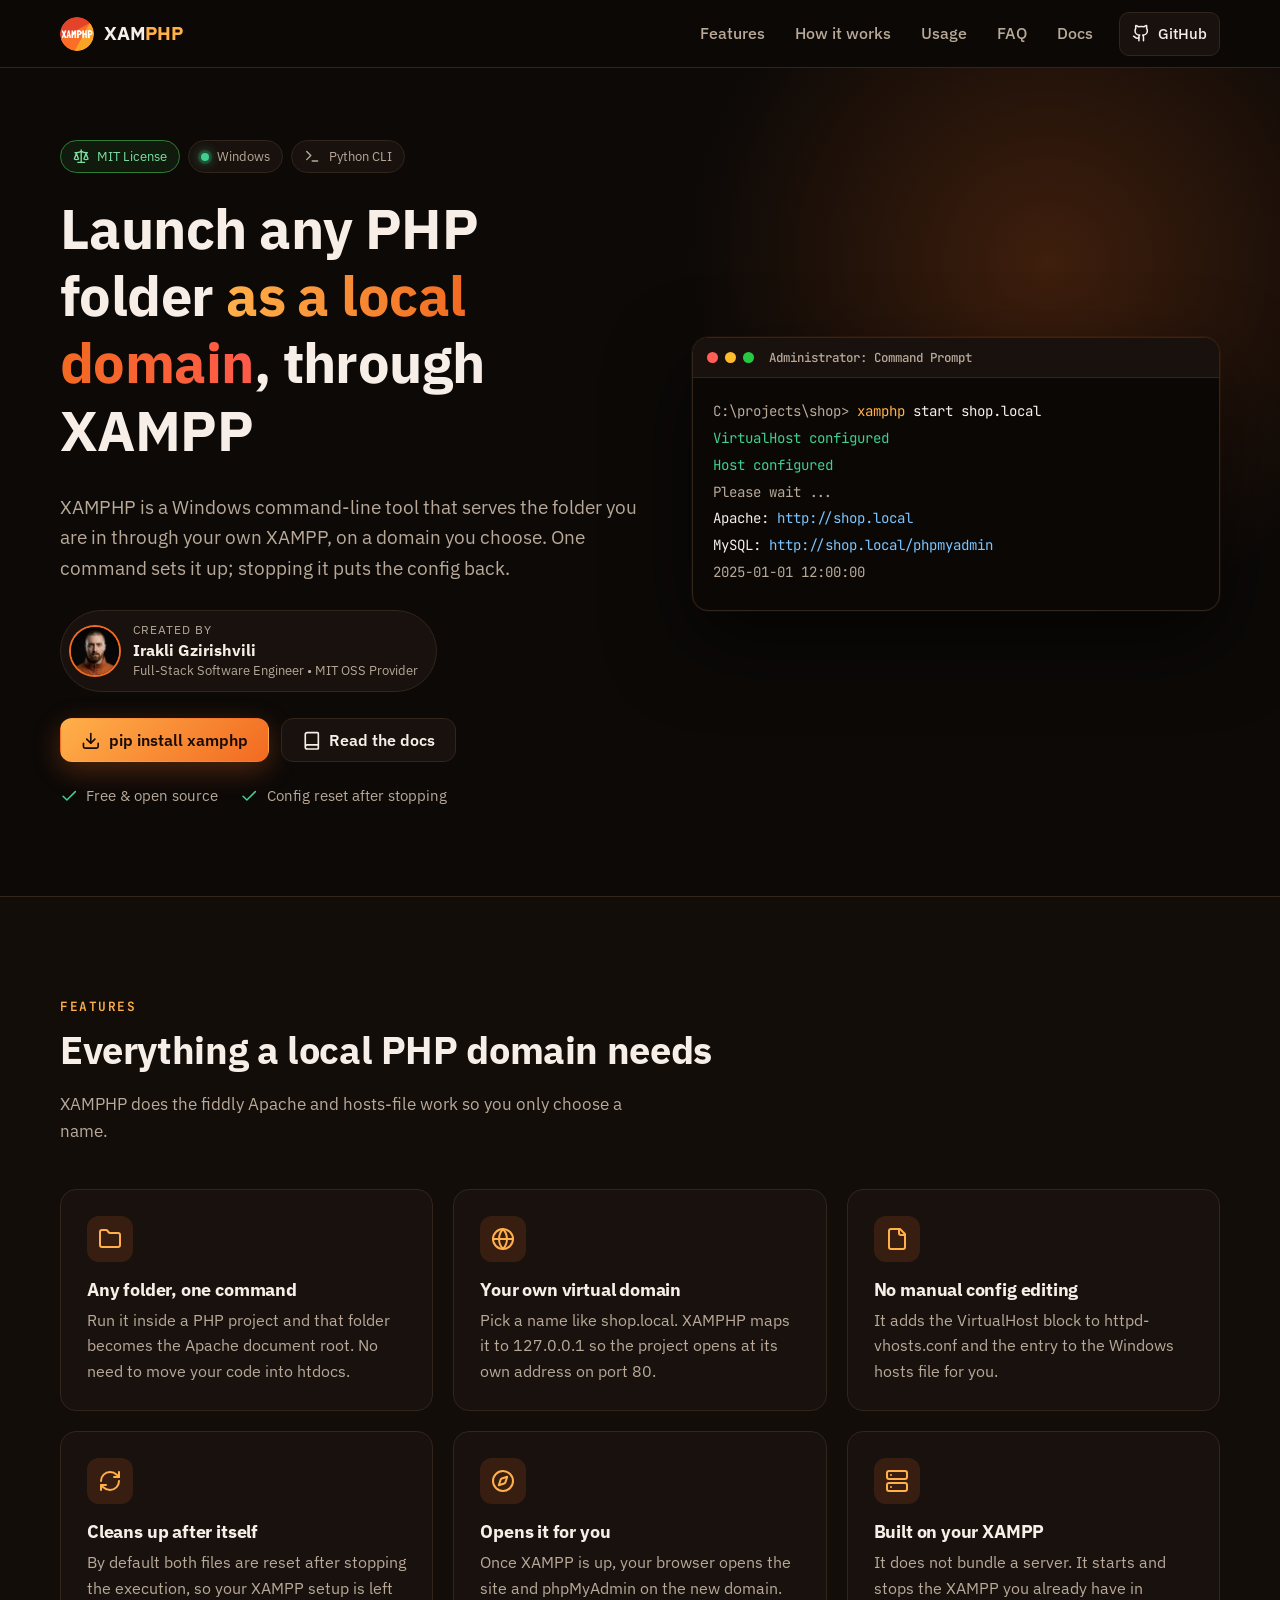
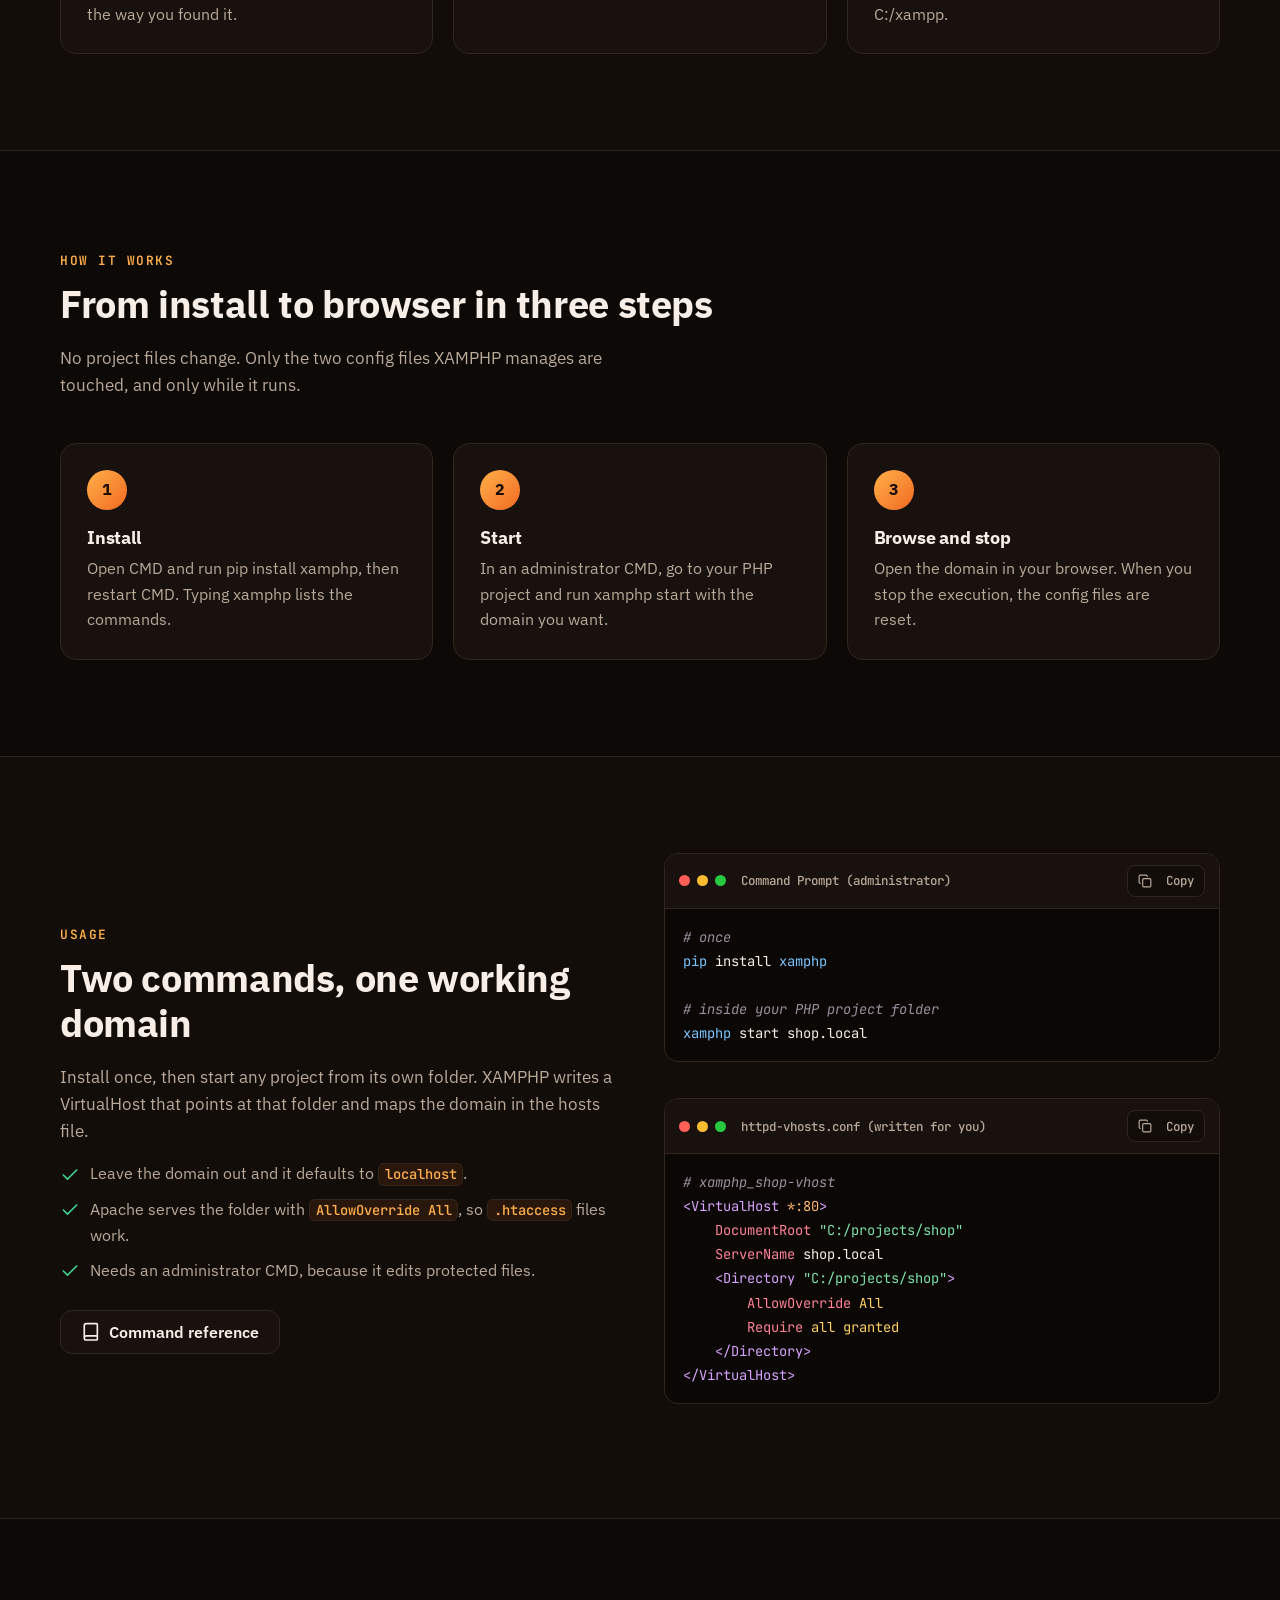
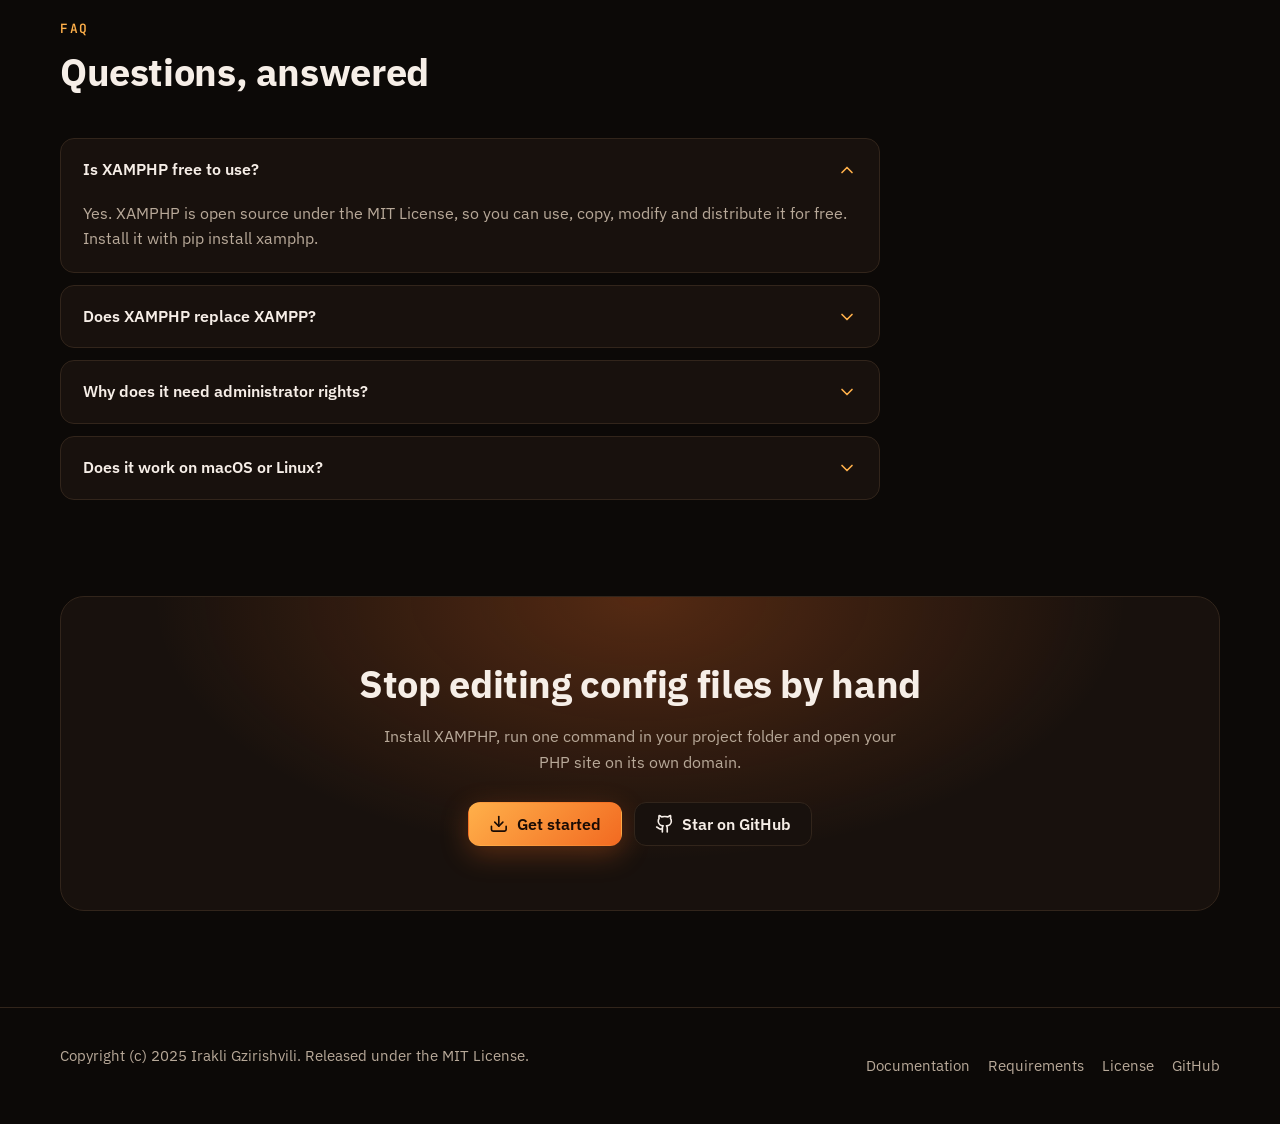
<file: docs/index.html>
<!doctype html>
<html lang="en">
<head>
<meta charset="utf-8">
<meta name="viewport" content="width=device-width, initial-scale=1">
<title>PHP Virtual Host CLI for XAMPP on Windows | XAMPHP</title>
<meta name="description" content="XAMPHP is a free, open-source Windows CLI that launches any PHP project folder through XAMPP on its own virtual local domain. Start it with xamphp start.">
<meta name="keywords" content="XAMPHP, XAMPP, PHP virtual host, local domain, Windows CLI, Apache VirtualHost, hosts file, PHP local development, pip install xamphp, MIT license">
<meta name="author" content="Irakli Gzirishvili">
<meta name="robots" content="index, follow, max-image-preview:large">
<meta name="theme-color" content="#0c0907">
<link rel="canonical" href="https://ig-ongit.github.io/XAMPHP/">
<meta property="og:type" content="website">
<meta property="og:site_name" content="XAMPHP">
<meta property="og:title" content="PHP Virtual Host CLI for XAMPP on Windows | XAMPHP">
<meta property="og:description" content="XAMPHP is a free, open-source Windows CLI that launches any PHP project folder through XAMPP on its own virtual local domain. Start it with xamphp start.">
<meta property="og:url" content="https://ig-ongit.github.io/XAMPHP/">
<meta property="og:image" content="https://ig-ongit.github.io/XAMPHP/assets/github.png">
<meta property="og:image:width" content="1280">
<meta property="og:image:height" content="640">
<meta property="og:image:alt" content="XAMPHP logo with the slogan: Serve any PHP folder on its own domain">
<meta name="twitter:card" content="summary_large_image">
<meta name="twitter:title" content="PHP Virtual Host CLI for XAMPP on Windows | XAMPHP">
<meta name="twitter:description" content="XAMPHP is a free, open-source Windows CLI that launches any PHP project folder through XAMPP on its own virtual local domain. Start it with xamphp start.">
<meta name="twitter:image" content="https://ig-ongit.github.io/XAMPHP/assets/github.png">
<link rel="icon" href="assets/favicon.svg" type="image/svg+xml">
<link rel="preconnect" href="https://fonts.googleapis.com">
<link rel="preconnect" href="https://fonts.gstatic.com" crossorigin>
<link href="https://fonts.googleapis.com/css2?family=IBM+Plex+Sans:wght@400;500;600;700&family=JetBrains+Mono:wght@400;500;700&display=swap" rel="stylesheet">
<link rel="stylesheet" href="assets/style.css">
<script type="application/ld+json">{"@context": "https://schema.org", "@graph": [{"@type": "SoftwareApplication", "name": "XAMPHP", "operatingSystem": "Windows", "applicationCategory": "DeveloperApplication", "description": "XAMPHP is a Python command-line application that launches PHP projects via the XAMPP engine from any location on a Windows machine as a virtual local host.", "url": "https://ig-ongit.github.io/XAMPHP/", "image": "https://ig-ongit.github.io/XAMPHP/assets/github.png", "downloadUrl": "https://pypi.org/project/xamphp/", "license": "https://github.com/IG-onGit/XAMPHP/blob/main/LICENSE", "offers": {"@type": "Offer", "price": "0", "priceCurrency": "USD"}, "author": {"@type": "Person", "name": "Irakli Gzirishvili", "url": "https://github.com/IG-onGit"}}, {"@type": "FAQPage", "mainEntity": [{"@type": "Question", "name": "Is XAMPHP free to use?", "acceptedAnswer": {"@type": "Answer", "text": "Yes. XAMPHP is open source under the MIT License, so you can use, copy, modify and distribute it for free. Install it with pip install xamphp."}}, {"@type": "Question", "name": "Does XAMPHP replace XAMPP?", "acceptedAnswer": {"@type": "Answer", "text": "No. XAMPHP drives your existing XAMPP installation. It expects XAMPP in C:/xampp and starts and stops it for you, so XAMPP must already be installed."}}, {"@type": "Question", "name": "Why does it need administrator rights?", "acceptedAnswer": {"@type": "Answer", "text": "To create the virtual domain it edits two protected files: XAMPP's httpd-vhosts.conf and the Windows hosts file. Run your CMD as an administrator before using XAMPHP."}}, {"@type": "Question", "name": "Does it work on macOS or Linux?", "acceptedAnswer": {"@type": "Answer", "text": "Not at the moment. XAMPHP is currently available only for Windows and exits with a message on other systems."}}]}]}</script>
<script src="assets/main.js" defer></script>
<meta name="google-site-verification" content="KW_FPvh6H9w-IPBSeRbdajFq0owdg60dTdN3nYFQ4sA" />
</head>
<body>
<a class="skip" href="#main">Skip to content</a>
<svg width="0" height="0" style="position:absolute" aria-hidden="true" focusable="false"><defs><symbol id="i-menu" viewBox="0 0 24 24"><path d="M4 6h16M4 12h16M4 18h16"/></symbol><symbol id="i-x" viewBox="0 0 24 24"><path d="M18 6 6 18M6 6l12 12"/></symbol><symbol id="i-chevron" viewBox="0 0 24 24"><path d="m6 9 6 6 6-6"/></symbol><symbol id="i-arrow" viewBox="0 0 24 24"><path d="M5 12h14M12 5l7 7-7 7"/></symbol><symbol id="i-arrow-left" viewBox="0 0 24 24"><path d="M19 12H5M12 19l-7-7 7-7"/></symbol><symbol id="i-check" viewBox="0 0 24 24"><path d="M20 6 9 17l-5-5"/></symbol><symbol id="i-copy" viewBox="0 0 24 24"><rect width="14" height="14" x="8" y="8" rx="2"/><path d="M4 16c-1.1 0-2-.9-2-2V4c0-1.1.9-2 2-2h10c1.1 0 2 .9 2 2"/></symbol><symbol id="i-folder" viewBox="0 0 24 24"><path d="M20 20a2 2 0 0 0 2-2V8a2 2 0 0 0-2-2h-7.9a2 2 0 0 1-1.69-.9L9.6 3.9A2 2 0 0 0 7.93 3H4a2 2 0 0 0-2 2v13a2 2 0 0 0 2 2Z"/></symbol><symbol id="i-globe" viewBox="0 0 24 24"><circle cx="12" cy="12" r="10"/><path d="M2 12h20"/><path d="M12 2a15.3 15.3 0 0 1 4 10 15.3 15.3 0 0 1-4 10 15.3 15.3 0 0 1-4-10 15.3 15.3 0 0 1 4-10z"/></symbol><symbol id="i-terminal" viewBox="0 0 24 24"><path d="m4 17 6-6-6-6"/><path d="M12 19h8"/></symbol><symbol id="i-refresh" viewBox="0 0 24 24"><path d="M3 12a9 9 0 0 1 9-9 9.75 9.75 0 0 1 6.74 2.74L21 8"/><path d="M21 3v5h-5"/><path d="M21 12a9 9 0 0 1-9 9 9.75 9.75 0 0 1-6.74-2.74L3 16"/><path d="M8 16H3v5"/></symbol><symbol id="i-shield" viewBox="0 0 24 24"><path d="M20 13c0 5-3.5 7.5-7.66 8.95a1 1 0 0 1-.67-.01C7.5 20.5 4 18 4 13V6a1 1 0 0 1 1-1c2 0 4.5-1.2 6.24-2.72a1.17 1.17 0 0 1 1.52 0C14.51 3.81 17 5 19 5a1 1 0 0 1 1 1z"/></symbol><symbol id="i-server" viewBox="0 0 24 24"><rect width="20" height="8" x="2" y="2" rx="2"/><rect width="20" height="8" x="2" y="14" rx="2"/><path d="M6 6h.01M6 18h.01"/></symbol><symbol id="i-cpu" viewBox="0 0 24 24"><rect width="16" height="16" x="4" y="4" rx="2"/><rect width="6" height="6" x="9" y="9" rx="1"/><path d="M15 2v2M15 20v2M2 15h2M2 9h2M20 15h2M20 9h2M9 2v2M9 20v2"/></symbol><symbol id="i-github" viewBox="0 0 24 24"><path d="M15 22v-4a4.8 4.8 0 0 0-1-3.5c3 0 6-2 6-5.5.08-1.25-.27-2.48-1-3.5.28-1.15.28-2.35 0-3.5 0 0-1 0-3 1.5-2.64-.5-5.36-.5-8 0C6 2 5 2 5 2c-.3 1.15-.3 2.35 0 3.5A5.4 5.4 0 0 0 4 9c0 3.5 3 5.5 6 5.5-.39.49-.68 1.05-.85 1.65S8.93 17.38 9 18v4"/><path d="M9 18c-4.51 2-5-2-7-2"/></symbol><symbol id="i-book" viewBox="0 0 24 24"><path d="M4 19.5v-15A2.5 2.5 0 0 1 6.5 2H19a1 1 0 0 1 1 1v18a1 1 0 0 1-1 1H6.5a1 1 0 0 1 0-5H20"/></symbol><symbol id="i-download" viewBox="0 0 24 24"><path d="M21 15v4a2 2 0 0 1-2 2H5a2 2 0 0 1-2-2v-4"/><path d="m7 10 5 5 5-5"/><path d="M12 15V3"/></symbol><symbol id="i-user" viewBox="0 0 24 24"><path d="M19 21v-2a4 4 0 0 0-4-4H9a4 4 0 0 0-4 4v2"/><circle cx="12" cy="7" r="4"/></symbol><symbol id="i-scale" viewBox="0 0 24 24"><path d="m16 16 3-8 3 8c-.87.65-1.92 1-3 1s-2.13-.35-3-1Z"/><path d="m2 16 3-8 3 8c-.87.65-1.92 1-3 1s-2.13-.35-3-1Z"/><path d="M7 21h10"/><path d="M12 3v18"/><path d="M3 7h2c2 0 5-1 7-2 2 1 5 2 7 2h2"/></symbol><symbol id="i-compass" viewBox="0 0 24 24"><circle cx="12" cy="12" r="10"/><path d="m16.24 7.76-1.804 5.411a2 2 0 0 1-1.265 1.265L7.76 16.24l1.804-5.411a2 2 0 0 1 1.265-1.265z"/></symbol><symbol id="i-file" viewBox="0 0 24 24"><path d="M15 2H6a2 2 0 0 0-2 2v16a2 2 0 0 0 2 2h12a2 2 0 0 0 2-2V7Z"/><path d="M14 2v4a2 2 0 0 0 2 2h4"/></symbol><symbol id="i-linkedin" viewBox="0 0 24 24"><path d="M16 8a6 6 0 0 1 6 6v7h-4v-7a2 2 0 0 0-2-2 2 2 0 0 0-2 2v7h-4v-7a6 6 0 0 1 6-6z"/><rect width="4" height="12" x="2" y="9"/><circle cx="4" cy="4" r="2"/></symbol><symbol id="i-twitter-x" viewBox="0 0 24 24"><path d="M4 4l16 16M20 4 4 20"/></symbol><symbol id="i-home" viewBox="0 0 24 24"><path d="m3 9 9-7 9 7v11a2 2 0 0 1-2 2H5a2 2 0 0 1-2-2z"/><path d="M9 22V12h6v10"/></symbol><symbol id="i-lock" viewBox="0 0 24 24"><rect width="18" height="11" x="3" y="11" rx="2"/><path d="M7 11V7a5 5 0 0 1 10 0v4"/></symbol><symbol id="i-info" viewBox="0 0 24 24"><circle cx="12" cy="12" r="10"/><path d="M12 16v-4M12 8h.01"/></symbol><symbol id="i-alert" viewBox="0 0 24 24"><path d="m21.73 18-8-14a2 2 0 0 0-3.48 0l-8 14A2 2 0 0 0 4 21h16a2 2 0 0 0 1.73-3"/><path d="M12 9v4M12 17h.01"/></symbol></defs></svg>
<header class="site-header">
  <div class="container">
    <a class="brand" href="./" aria-label="XAMPHP home"><img src="assets/logo.svg" width="34" height="34" alt=""><strong>XAM<span>PHP</span></strong></a>
    <nav class="nav" id="site-nav" aria-label="Main">
      <a href="#features">Features</a>
      <a href="#how">How it works</a>
      <a href="#usage">Usage</a>
      <a href="#faq">FAQ</a>
      <a href="docs/">Docs</a>
      <a class="btn btn-ghost btn-sm" href="https://github.com/IG-onGit/XAMPHP" rel="noopener"><svg class="icon " aria-hidden="true"><use href="#i-github"/></svg> GitHub</a>
    </nav>
    <button class="burger" type="button" aria-label="Open menu" aria-expanded="false" aria-controls="site-nav"><svg class="icon i-menu" aria-hidden="true"><use href="#i-menu"/></svg><svg class="icon i-x" aria-hidden="true"><use href="#i-x"/></svg></button>
  </div>
</header>
<main id="main">
<section class="hero">
  <div class="container hero-grid">
    <div>
      <div class="badges">
        <span class="badge mit"><svg class="icon " aria-hidden="true"><use href="#i-scale"/></svg> MIT License</span>
        <span class="badge"><span class="dot"></span> Windows</span>
        <span class="badge"><svg class="icon " aria-hidden="true"><use href="#i-terminal"/></svg> Python CLI</span>
      </div>
      <h1>Launch any PHP folder <span class="grad">as a local domain</span>, through XAMPP</h1>
      <p class="lead">XAMPHP is a Windows command-line tool that serves the folder you are in through your own XAMPP, on a domain you choose. One command sets it up; stopping it puts the config back.</p>
      <a class="author-pill" href="docs/#author">
        <img src="assets/Irakli%20Gzirishvili.png" width="48" height="48" alt="Portrait of Irakli Gzirishvili">
        <span><small>Created by</small><strong>Irakli Gzirishvili</strong><em>Full-Stack Software Engineer • MIT OSS Provider</em></span>
      </a>
      <div class="cta-row">
        <a class="btn btn-primary" href="docs/#installation"><svg class="icon " aria-hidden="true"><use href="#i-download"/></svg> pip install xamphp</a>
        <a class="btn btn-ghost" href="docs/"><svg class="icon " aria-hidden="true"><use href="#i-book"/></svg> Read the docs</a>
      </div>
      <ul class="trust">
        <li><svg class="icon " aria-hidden="true"><use href="#i-check"/></svg> Free &amp; open source</li>
        <li><svg class="icon " aria-hidden="true"><use href="#i-check"/></svg> Config reset after stopping</li>
      </ul>
    </div>
    <div class="mock-enter" aria-hidden="true">
      <div class="term">
        <div class="term-bar"><i></i><i></i><i></i><span>Administrator: Command Prompt</span></div>
        <div class="term-body">
          <span class="l"><span class="t-m">C:\projects\shop&gt;</span> <span class="t-c">xamphp</span> start shop.local</span>
          <span class="l"><span class="t-ok">VirtualHost configured</span></span>
          <span class="l"><span class="t-ok">Host configured</span></span>
          <span class="l"><span class="t-m">Please wait ...</span></span>
          <span class="l">Apache: <span class="t-p">http://shop.local</span></span>
          <span class="l">MySQL: <span class="t-p">http://shop.local/phpmyadmin</span></span>
          <span class="l"><span class="t-m">2025-01-01 12:00:00</span></span>
        </div>
      </div>
    </div>
  </div>
</section>

<section class="block alt" id="features">
  <div class="container">
    <div class="head"><span class="eyebrow">Features</span><h2>Everything a local PHP domain needs</h2>
    <p class="intro">XAMPHP does the fiddly Apache and hosts-file work so you only choose a name.</p></div>
    <div class="grid grid-3">
      <article class="card"><div class="tile"><svg class="icon " aria-hidden="true"><use href="#i-folder"/></svg></div><h3>Any folder, one command</h3><p>Run it inside a PHP project and that folder becomes the Apache document root. No need to move your code into htdocs.</p></article>
      <article class="card"><div class="tile"><svg class="icon " aria-hidden="true"><use href="#i-globe"/></svg></div><h3>Your own virtual domain</h3><p>Pick a name like shop.local. XAMPHP maps it to 127.0.0.1 so the project opens at its own address on port 80.</p></article>
      <article class="card"><div class="tile"><svg class="icon " aria-hidden="true"><use href="#i-file"/></svg></div><h3>No manual config editing</h3><p>It adds the VirtualHost block to httpd-vhosts.conf and the entry to the Windows hosts file for you.</p></article>
      <article class="card"><div class="tile"><svg class="icon " aria-hidden="true"><use href="#i-refresh"/></svg></div><h3>Cleans up after itself</h3><p>By default both files are reset after stopping the execution, so your XAMPP setup is left the way you found it.</p></article>
      <article class="card"><div class="tile"><svg class="icon " aria-hidden="true"><use href="#i-compass"/></svg></div><h3>Opens it for you</h3><p>Once XAMPP is up, your browser opens the site and phpMyAdmin on the new domain.</p></article>
      <article class="card"><div class="tile"><svg class="icon " aria-hidden="true"><use href="#i-server"/></svg></div><h3>Built on your XAMPP</h3><p>It does not bundle a server. It starts and stops the XAMPP you already have in C:/xampp.</p></article>
    </div>
  </div>
</section>

<section class="block" id="how">
  <div class="container">
    <div class="head"><span class="eyebrow">How it works</span><h2>From install to browser in three steps</h2>
    <p class="intro">No project files change. Only the two config files XAMPHP manages are touched, and only while it runs.</p></div>
    <ol class="steps">
      <li><h3>Install</h3><p>Open CMD and run pip install xamphp, then restart CMD. Typing xamphp lists the commands.</p></li>
      <li><h3>Start</h3><p>In an administrator CMD, go to your PHP project and run xamphp start with the domain you want.</p></li>
      <li><h3>Browse and stop</h3><p>Open the domain in your browser. When you stop the execution, the config files are reset.</p></li>
    </ol>
  </div>
</section>

<section class="block alt" id="usage">
  <div class="container split">
    <div>
      <span class="eyebrow">Usage</span>
      <h2>Two commands, one working domain</h2>
      <p class="intro">Install once, then start any project from its own folder. XAMPHP writes a VirtualHost that points at that folder and maps the domain in the hosts file.</p>
      <ul class="checks">
        <li><svg class="icon " aria-hidden="true"><use href="#i-check"/></svg><span>Leave the domain out and it defaults to <code>localhost</code>.</span></li>
        <li><svg class="icon " aria-hidden="true"><use href="#i-check"/></svg><span>Apache serves the folder with <code>AllowOverride All</code>, so <code>.htaccess</code> files work.</span></li>
        <li><svg class="icon " aria-hidden="true"><use href="#i-check"/></svg><span>Needs an administrator CMD, because it edits protected files.</span></li>
      </ul>
      <a class="btn btn-ghost" href="docs/#commands"><svg class="icon " aria-hidden="true"><use href="#i-book"/></svg> Command reference</a>
    </div>
    <div class="stack">
      <pre><code data-lang="bash" data-title="Command Prompt (administrator)"># once
pip install xamphp

# inside your PHP project folder
xamphp start shop.local</code></pre>
      <pre><code data-lang="apache" data-title="httpd-vhosts.conf (written for you)"># xamphp_shop-vhost
&lt;VirtualHost *:80&gt;
    DocumentRoot &quot;C:/projects/shop&quot;
    ServerName shop.local
    &lt;Directory &quot;C:/projects/shop&quot;&gt;
        AllowOverride All
        Require all granted
    &lt;/Directory&gt;
&lt;/VirtualHost&gt;</code></pre>
    </div>
  </div>
</section>

<section class="block" id="faq">
  <div class="container">
    <div class="head"><span class="eyebrow">FAQ</span><h2>Questions, answered</h2></div>
    <div class="faq">
      <details open><summary>Is XAMPHP free to use?<svg class="icon " aria-hidden="true"><use href="#i-chevron"/></svg></summary><p>Yes. XAMPHP is open source under the MIT License, so you can use, copy, modify and distribute it for free. Install it with pip install xamphp.</p></details>
      <details><summary>Does XAMPHP replace XAMPP?<svg class="icon " aria-hidden="true"><use href="#i-chevron"/></svg></summary><p>No. XAMPHP drives your existing XAMPP installation. It expects XAMPP in C:/xampp and starts and stops it for you, so XAMPP must already be installed.</p></details>
      <details><summary>Why does it need administrator rights?<svg class="icon " aria-hidden="true"><use href="#i-chevron"/></svg></summary><p>To create the virtual domain it edits two protected files: XAMPP&#x27;s httpd-vhosts.conf and the Windows hosts file. Run your CMD as an administrator before using XAMPHP.</p></details>
      <details><summary>Does it work on macOS or Linux?<svg class="icon " aria-hidden="true"><use href="#i-chevron"/></svg></summary><p>Not at the moment. XAMPHP is currently available only for Windows and exits with a message on other systems.</p></details>
    </div>
  </div>
</section>

<section class="block" style="padding-top:0">
  <div class="container">
    <div class="cta-band">
      <h2>Stop editing config files by hand</h2>
      <p>Install XAMPHP, run one command in your project folder and open your PHP site on its own domain.</p>
      <div class="cta-row">
        <a class="btn btn-primary" href="docs/#installation"><svg class="icon " aria-hidden="true"><use href="#i-download"/></svg> Get started</a>
        <a class="btn btn-ghost" href="https://github.com/IG-onGit/XAMPHP" rel="noopener"><svg class="icon " aria-hidden="true"><use href="#i-github"/></svg> Star on GitHub</a>
      </div>
    </div>
  </div>
</section>
</main>
<footer class="site-footer">
  <div class="container">
    <p>Copyright (c) 2025 Irakli Gzirishvili. Released under the MIT License.</p>
    <nav aria-label="Footer">
      <a href="docs/">Documentation</a>
      <a href="docs/#requirements">Requirements</a>
      <a href="docs/#license">License</a>
      <a href="https://github.com/IG-onGit/XAMPHP" rel="noopener">GitHub</a>
    </nav>
  </div>
</footer>
</body>
</html>
</file>
<file: docs/assets/style.css>
/* XAMPHP site styles. Tokens first; never hard-code colours in components. */
:root{
  --bg:#0c0907;--bg-2:#130d0a;--surface:#18110d;--surface-2:#211711;--border:#32251b;
  --text:#f6eee7;--muted:#b8a999;
  --primary:#f26a21;--primary-strong:#d9431f;--primary-soft:#ffb04a;
  --accent:#3fcf8e;--warn:#ffb020;--code-bg:#0a0705;
  --tok-comment:#9c8e9f;--tok-string:#7ee2a8;--tok-number:#ffb86b;--tok-keyword:#ff8394;
  --tok-func:#7cc4ff;--tok-prop:#5fe0d0;--tok-flag:#ffd166;--tok-punct:#a89c92;--tok-type:#d6a4ff;
  --radius:16px;--header-h:68px;
  --font:"IBM Plex Sans",system-ui,-apple-system,"Segoe UI",Roboto,Arial,sans-serif;
  --mono:"JetBrains Mono",ui-monospace,SFMono-Regular,Consolas,"Courier New",monospace;
  color-scheme:dark;
}
*,*::before,*::after{box-sizing:border-box}
html{scroll-behavior:smooth;scroll-padding-top:calc(var(--header-h) + 16px);-webkit-text-size-adjust:100%}
body{margin:0;background:var(--bg);color:var(--text);font:400 16px/1.6 var(--font);overflow-x:hidden}
img,svg{max-width:100%}
a{color:var(--primary-soft);text-decoration:none}
a:hover{text-decoration:underline}
h1,h2,h3,h4{line-height:1.2;margin:0 0 .5em;font-weight:700;letter-spacing:-.01em}
h1{font-size:clamp(2.1rem,5vw,3.5rem)}
h2{font-size:clamp(1.6rem,3.4vw,2.35rem)}
h3{font-size:1.15rem}
p{margin:0 0 1em}
.container{width:min(1160px,100% - 32px);margin-inline:auto}
.icon{width:1.25em;height:1.25em;fill:none;stroke:currentColor;stroke-width:2;stroke-linecap:round;stroke-linejoin:round;flex:none}
:focus-visible{outline:2px solid var(--accent);outline-offset:3px;border-radius:6px}
.skip{position:absolute;left:12px;top:-60px;background:var(--accent);color:#04140c;padding:10px 16px;border-radius:10px;font-weight:600;z-index:100}
.skip:focus{top:12px;text-decoration:none}
.grad{background:linear-gradient(90deg,var(--primary-soft),var(--primary) 55%,#ff5a4a);-webkit-background-clip:text;background-clip:text;color:transparent}

/* Header */
.site-header{position:sticky;top:0;z-index:50;height:var(--header-h);background:rgba(12,9,7,.82);-webkit-backdrop-filter:blur(14px);backdrop-filter:blur(14px);border-bottom:1px solid var(--border)}
.site-header .container{height:100%;display:flex;align-items:center;justify-content:space-between;gap:16px}
.brand{display:flex;align-items:center;gap:10px;color:var(--text);font-weight:700;font-size:1.2rem;letter-spacing:-.01em;position:relative;z-index:2}
.brand:hover{text-decoration:none}
.brand img{width:34px;height:34px;border-radius:50%}
.brand strong{font-weight:700}.brand span{color:var(--primary-soft)}
.nav{display:flex;align-items:center;gap:6px}
.nav a{color:var(--muted);padding:10px 12px;border-radius:10px;font-weight:500;min-height:44px;display:inline-flex;align-items:center}
.nav a:hover{color:var(--text);text-decoration:none}
.nav a.btn{color:var(--text);margin-left:8px}
.burger{display:none;position:relative;z-index:2;width:44px;height:44px;border-radius:12px;border:1px solid var(--border);background:var(--surface);color:var(--text);align-items:center;justify-content:center;cursor:pointer}
.burger .icon{width:22px;height:22px}
.burger .i-x{display:none}
.menu-open .burger .i-menu{display:none}
.menu-open .burger .i-x{display:block}
.menu-open{overflow:hidden}

/* Buttons */
.btn{display:inline-flex;align-items:center;justify-content:center;gap:8px;min-height:44px;padding:10px 20px;border-radius:12px;border:1px solid transparent;font:600 .98rem var(--font);cursor:pointer;color:var(--text);transition:transform .15s,border-color .2s,box-shadow .2s,background .2s}
.btn:hover{transform:translateY(-1px);text-decoration:none}
.btn-primary{background:linear-gradient(135deg,var(--primary-soft),var(--primary));color:#1a0b04;box-shadow:0 8px 28px rgba(242,106,33,.3)}
.btn-primary:hover{box-shadow:0 10px 34px rgba(242,106,33,.45);color:#1a0b04}
.btn-ghost{background:var(--surface);border-color:var(--border)}
.btn-ghost:hover{border-color:var(--primary)}
.btn-sm{min-height:44px;padding:8px 14px;font-size:.92rem}

/* Badges */
.badges{display:flex;flex-wrap:wrap;gap:8px;margin-bottom:22px}
.badge{display:inline-flex;align-items:center;gap:8px;padding:5px 12px;border:1px solid var(--border);border-radius:999px;font-size:.82rem;color:var(--muted);background:var(--surface)}
.badge.mit{color:#7be0a0;border-color:#2e7d32;background:rgba(46,125,50,.15)}
.dot{width:8px;height:8px;border-radius:50%;background:var(--accent);box-shadow:0 0 0 3px rgba(63,207,142,.2),0 0 12px var(--accent)}

/* Sections */
.block{padding:96px 0}
.block.alt{background:var(--bg-2);border-block:1px solid var(--border)}
.eyebrow{display:inline-block;color:var(--primary-soft);font:600 .8rem var(--mono);text-transform:uppercase;letter-spacing:.12em;margin-bottom:12px}
.intro{color:var(--muted);max-width:60ch;font-size:1.05rem}
.head{margin-bottom:44px}

/* Hero */
.hero{position:relative;padding:72px 0 88px;overflow:hidden}
.hero::before{content:"";position:absolute;inset:-20% -10% auto auto;width:720px;height:720px;background:radial-gradient(closest-side,rgba(242,106,33,.22),transparent);pointer-events:none}
.hero-grid{display:grid;grid-template-columns:1.05fr .95fr;gap:48px;align-items:center;position:relative}
.lead{color:var(--muted);font-size:clamp(1.05rem,2vw,1.2rem);max-width:56ch;margin-bottom:26px}
.author-pill{display:inline-flex;align-items:center;gap:14px;padding:10px 18px 10px 10px;border:1px solid var(--border);border-radius:999px;background:var(--surface);color:var(--text);margin-bottom:26px}
.author-pill:hover{border-color:var(--primary);text-decoration:none}
.author-pill img{width:48px;height:48px;border-radius:50%;object-fit:cover;box-shadow:0 0 0 2px var(--primary)}
.author-pill small{display:block;color:var(--muted);font-size:.74rem;text-transform:uppercase;letter-spacing:.08em}
.author-pill strong{display:block;line-height:1.25}
.author-pill em{display:block;font-style:normal;color:var(--muted);font-size:.84rem}
.cta-row{display:flex;flex-wrap:wrap;gap:12px;margin-bottom:22px}
.trust{list-style:none;padding:0;margin:0;display:flex;flex-wrap:wrap;gap:8px 22px;color:var(--muted);font-size:.92rem}
.trust li{display:inline-flex;align-items:center;gap:8px}
.trust .icon{color:var(--accent)}

/* Terminal mockup */
.term{background:var(--code-bg);border:1px solid var(--border);border-radius:var(--radius);box-shadow:0 30px 80px rgba(0,0,0,.55),0 0 0 1px rgba(242,106,33,.08);overflow:hidden}
.term-bar,.code-bar{display:flex;align-items:center;gap:7px;padding:11px 14px;background:var(--surface);border-bottom:1px solid var(--border)}
.term-bar i,.code-bar i{width:11px;height:11px;border-radius:50%;display:block}
.term-bar i:nth-child(1),.code-bar i:nth-child(1){background:#ff5f57}
.term-bar i:nth-child(2),.code-bar i:nth-child(2){background:#febc2e}
.term-bar i:nth-child(3),.code-bar i:nth-child(3){background:#28c840}
.term-bar span,.code-bar span{margin-left:8px;font:500 .78rem var(--mono);color:var(--muted)}
.term-body{padding:20px 20px 24px;font:400 .88rem/1.9 var(--mono);color:var(--text);overflow-x:auto;white-space:nowrap}
.term-body .l{display:block;opacity:0;transform:translateY(6px);animation:rise .5s forwards}
.term-body .l:nth-child(1){animation-delay:.3s}.term-body .l:nth-child(2){animation-delay:.9s}
.term-body .l:nth-child(3){animation-delay:1.3s}.term-body .l:nth-child(4){animation-delay:1.7s}
.term-body .l:nth-child(5){animation-delay:2.2s}.term-body .l:nth-child(6){animation-delay:2.6s}
.term-body .l:nth-child(7){animation-delay:3.1s}
.t-p{color:var(--tok-func)}.t-c{color:var(--primary-soft)}.t-ok{color:var(--accent)}.t-m{color:var(--muted)}
@keyframes rise{to{opacity:1;transform:none}}
.mock-enter{opacity:0;transform:translateY(16px);animation:rise .7s .1s forwards}

/* Cards */
.grid{display:grid;gap:20px}
.grid-3{grid-template-columns:repeat(3,1fr)}
.card{background:var(--surface);border:1px solid var(--border);border-radius:var(--radius);padding:26px;transition:transform .2s,border-color .2s}
.card:hover{border-color:rgba(242,106,33,.55);transform:translateY(-3px)}
.card h3{margin:16px 0 8px}
.card p{margin:0;color:var(--muted)}
.tile{width:46px;height:46px;border-radius:12px;background:rgba(242,106,33,.15);color:var(--primary-soft);display:grid;place-items:center}
.tile .icon{width:24px;height:24px}
.steps{list-style:none;margin:0;padding:0;counter-reset:s;display:grid;grid-template-columns:repeat(3,1fr);gap:20px}
.steps li{counter-increment:s;background:var(--surface);border:1px solid var(--border);border-radius:var(--radius);padding:26px}
.steps li::before{content:counter(s);display:grid;place-items:center;width:40px;height:40px;border-radius:50%;background:linear-gradient(135deg,var(--primary-soft),var(--primary));color:#1a0b04;font-weight:700;margin-bottom:16px}
.steps h3{margin-bottom:8px}.steps p{color:var(--muted);margin:0}

/* Split showcase */
.split{display:grid;grid-template-columns:1fr 1fr;gap:48px;align-items:center}
.checks{list-style:none;padding:0;margin:0 0 26px;display:grid;gap:10px}
.checks li{display:flex;gap:10px;align-items:flex-start;color:var(--muted)}
.checks .icon{color:var(--accent);margin-top:.2em}
.stack{display:grid;gap:18px;min-width:0}

/* FAQ */
.faq{max-width:820px;display:grid;gap:12px}
details{background:var(--surface);border:1px solid var(--border);border-radius:14px}
summary{cursor:pointer;list-style:none;padding:18px 22px;font-weight:600;display:flex;justify-content:space-between;align-items:center;gap:16px;min-height:44px}
summary::-webkit-details-marker{display:none}
summary .icon{transition:transform .2s;color:var(--primary-soft)}
details[open] summary .icon{transform:rotate(180deg)}
details p{padding:0 22px 20px;margin:0;color:var(--muted)}

/* CTA band */
.cta-band{text-align:center;padding:64px 24px;border-radius:24px;border:1px solid var(--border);background:radial-gradient(60% 120% at 50% 0%,rgba(242,106,33,.28),transparent 70%),var(--surface)}
.cta-band p{color:var(--muted);max-width:52ch;margin:0 auto 26px}
.cta-band .cta-row{justify-content:center;margin:0}

/* Footer */
.site-footer{border-top:1px solid var(--border);padding:36px 0;color:var(--muted);font-size:.92rem}
.site-footer .container{display:flex;flex-wrap:wrap;justify-content:space-between;gap:16px}
.site-footer nav{display:flex;flex-wrap:wrap;gap:6px 18px}
.site-footer nav a{color:var(--muted);min-height:44px;display:inline-flex;align-items:center}

/* Code blocks */
pre{margin:0}
.code{background:var(--code-bg);border:1px solid var(--border);border-radius:14px;overflow:hidden;margin:0 0 18px;min-width:0}
.code-bar .copy{margin-left:auto;display:inline-flex;align-items:center;gap:6px;min-height:32px;padding:4px 10px;border-radius:8px;border:1px solid var(--border);background:var(--bg-2);color:var(--muted);font:500 .76rem var(--mono);cursor:pointer}
.code-bar .copy:hover{color:var(--text);border-color:var(--primary)}
.code-bar .copy.done{color:var(--accent);border-color:var(--accent)}
.code-bar .copy .icon{width:14px;height:14px}
.code pre{padding:16px 18px;overflow-x:auto;font:400 .86rem/1.75 var(--mono);font-variant-ligatures:none;font-feature-settings:"liga" 0,"calt" 0;tab-size:2;color:var(--text)}
.code pre code{font:inherit}
.tok-c{color:var(--tok-comment);font-style:italic}.tok-s{color:var(--tok-string)}.tok-n{color:var(--tok-number)}
.tok-k{color:var(--tok-keyword)}.tok-f{color:var(--tok-func)}.tok-p{color:var(--tok-prop)}
.tok-o{color:var(--tok-flag)}.tok-t{color:var(--tok-type)}.tok-x{color:var(--tok-punct)}
code.inline,p code,li code,td code,summary code{font:500 .86em var(--mono);background:rgba(242,106,33,.1);border:1px solid var(--border);border-radius:6px;padding:.1em .4em;color:var(--primary-soft)}

/* Docs layout */
.docs-wrap{display:grid;grid-template-columns:270px minmax(0,820px);gap:48px;padding:48px 0 88px;justify-content:center}
.docs-nav{position:sticky;top:calc(var(--header-h) + 24px);align-self:start;max-height:calc(100vh - var(--header-h) - 48px);overflow-y:auto}
.docs-nav h4{font:600 .74rem var(--mono);text-transform:uppercase;letter-spacing:.12em;color:var(--muted);margin:22px 0 8px}
.docs-nav h4:first-child{margin-top:0}
.docs-nav a{display:flex;align-items:center;min-height:40px;padding:8px 14px;border-radius:10px;color:var(--muted);font-weight:500}
.docs-nav a:hover{color:var(--text);background:var(--surface);text-decoration:none}
.docs-nav a[aria-current="true"]{color:var(--text);background:rgba(242,106,33,.14);box-shadow:inset 2px 0 var(--primary)}
.docs-nav .mobile-only{display:none}
.doc-section h1{font-size:clamp(1.9rem,4vw,2.6rem);margin-bottom:.4em}
.doc-section h2{font-size:1.4rem;margin:1.8em 0 .6em}
.doc-section p,.doc-section li{color:#dccfc3}
.doc-section ul,.doc-section ol{padding-left:1.3em;margin:0 0 1em}
.doc-section li{margin-bottom:.4em}
.js .doc-section{display:none}
.js .doc-section.active{display:block;animation:fade .3s ease}
@keyframes fade{from{opacity:0;transform:translateY(6px)}to{opacity:1;transform:none}}
.callout{display:flex;gap:12px;padding:16px 18px;border-radius:14px;border:1px solid rgba(63,207,142,.35);background:rgba(63,207,142,.08);margin:0 0 1.2em}
.callout .icon{color:var(--accent);margin-top:.2em}
.callout.warn{border-color:rgba(255,176,32,.4);background:rgba(255,176,32,.08)}
.callout.warn .icon{color:var(--warn)}
.callout p{margin:0}
.table-wrap{overflow-x:auto;margin:0 0 1.4em;border:1px solid var(--border);border-radius:14px}
table{border-collapse:collapse;width:100%;font-size:.93rem}
th,td{text-align:left;padding:12px 16px;border-bottom:1px solid var(--border);vertical-align:top}
th{font:600 .74rem var(--mono);text-transform:uppercase;letter-spacing:.08em;color:var(--muted);background:var(--surface)}
tr:last-child td{border-bottom:0}
td{color:#dccfc3}
.license-box{max-height:340px;overflow:auto;padding:18px;background:var(--code-bg);border:1px solid var(--border);border-radius:14px;font:400 .8rem/1.65 var(--mono);white-space:pre-wrap;color:var(--muted);margin-bottom:16px}
.pager{display:flex;justify-content:space-between;gap:12px;margin-top:48px;padding-top:24px;border-top:1px solid var(--border);flex-wrap:wrap}
.pager .btn{max-width:100%}
.pager .next{margin-left:auto}
.author-card{display:flex;gap:24px;align-items:center;flex-wrap:wrap;background:var(--surface);border:1px solid var(--border);border-radius:var(--radius);padding:26px;margin-bottom:20px}
.author-card img{width:120px;height:120px;border-radius:50%;object-fit:cover;box-shadow:0 0 0 3px var(--primary)}
.author-card h3{font-size:1.4rem;margin-bottom:6px}
.author-card p{margin:0;color:var(--muted)}
.links{display:flex;flex-wrap:wrap;gap:10px}

/* 404 */
.nf{min-height:100vh;display:grid;place-items:center;text-align:center;padding:24px}

/* Responsive */
@media (max-width:1024px){
  .grid-3{grid-template-columns:repeat(2,1fr)}
  .hero-grid,.split{grid-template-columns:1fr}
  .docs-wrap{grid-template-columns:220px minmax(0,1fr);gap:32px}
  .block{padding:76px 0}
}
@media (max-width:820px){
  .site-header{background:var(--bg);-webkit-backdrop-filter:none;backdrop-filter:none}
  .burger{display:inline-flex}
  .nav,.docs-nav{position:fixed;inset:0;height:100vh;height:100dvh;z-index:1;display:flex;flex-direction:column;align-items:center;justify-content:center;gap:6px;padding:90px 24px 32px;overflow-y:auto;max-height:none;background:radial-gradient(70% 50% at 50% 30%,rgba(242,106,33,.22),transparent 70%),var(--bg);opacity:0;visibility:hidden;transform:scale(1.03);transition:opacity .25s,transform .25s,visibility .25s}
  .menu-open .nav,.menu-open .docs-nav{opacity:1;visibility:visible;transform:none}
  .nav a{font-size:1.4rem;font-weight:600;color:var(--text)}
  .nav a.btn{margin:10px 0 0;font-size:1.05rem}
  body.docs-page .nav{display:none}
  .docs-nav{justify-content:flex-start;align-items:stretch;top:0;padding-top:90px}
  .docs-nav a{font-size:1.1rem;min-height:46px}
  .docs-nav .mobile-only{display:block}
  .docs-wrap{grid-template-columns:minmax(0,1fr);padding-top:32px}
  .steps{grid-template-columns:1fr}
}
@media (max-width:600px){
  .grid-3{grid-template-columns:1fr}
  .block{padding:60px 0}
  .hero{padding:44px 0 60px}
  .cta-row .btn{width:100%}
  .author-pill{border-radius:20px}
  .pager .btn{flex:1 1 100%}.pager .next{margin-left:0}
  .site-footer .container{flex-direction:column}
}
@media (prefers-reduced-motion:reduce){
  *,*::before,*::after{animation-duration:.001ms!important;animation-delay:0s!important;transition-duration:.001ms!important;scroll-behavior:auto!important}
  .term-body .l,.mock-enter{opacity:1;transform:none}
}
</file>
